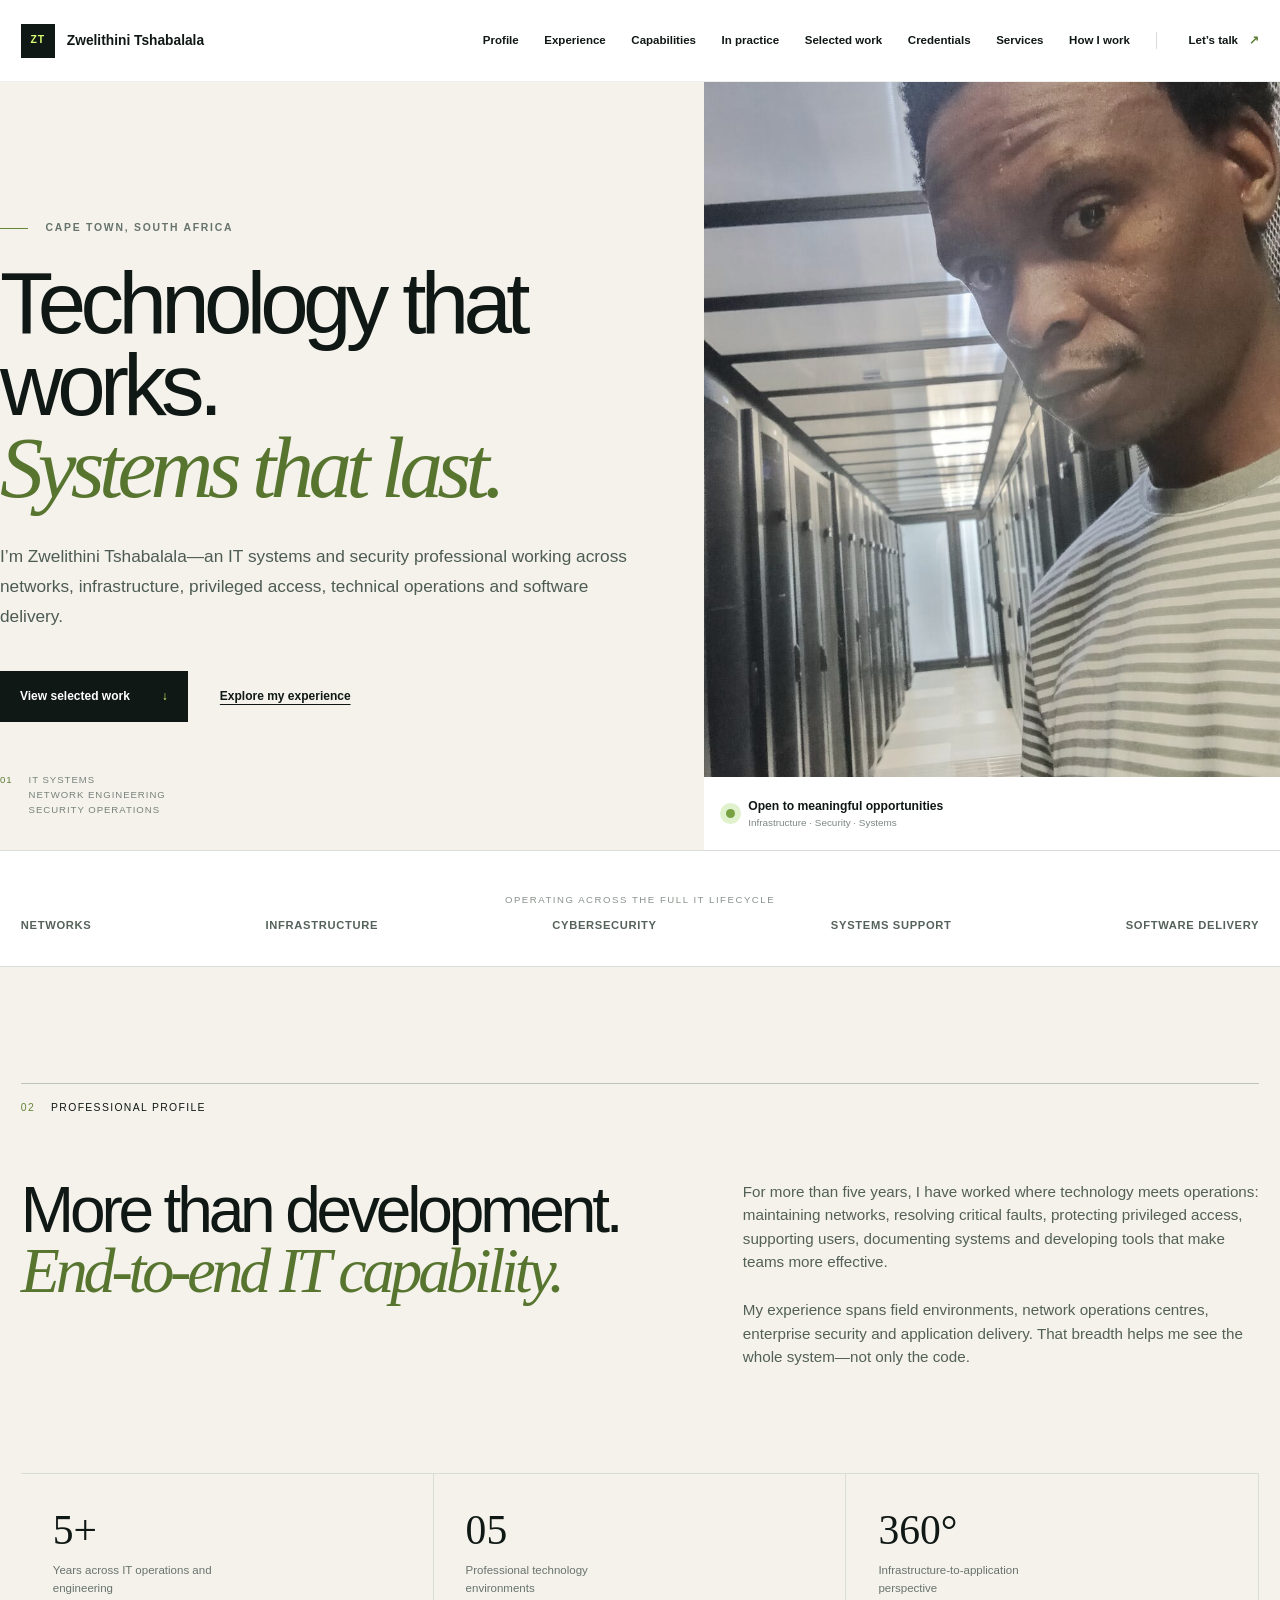
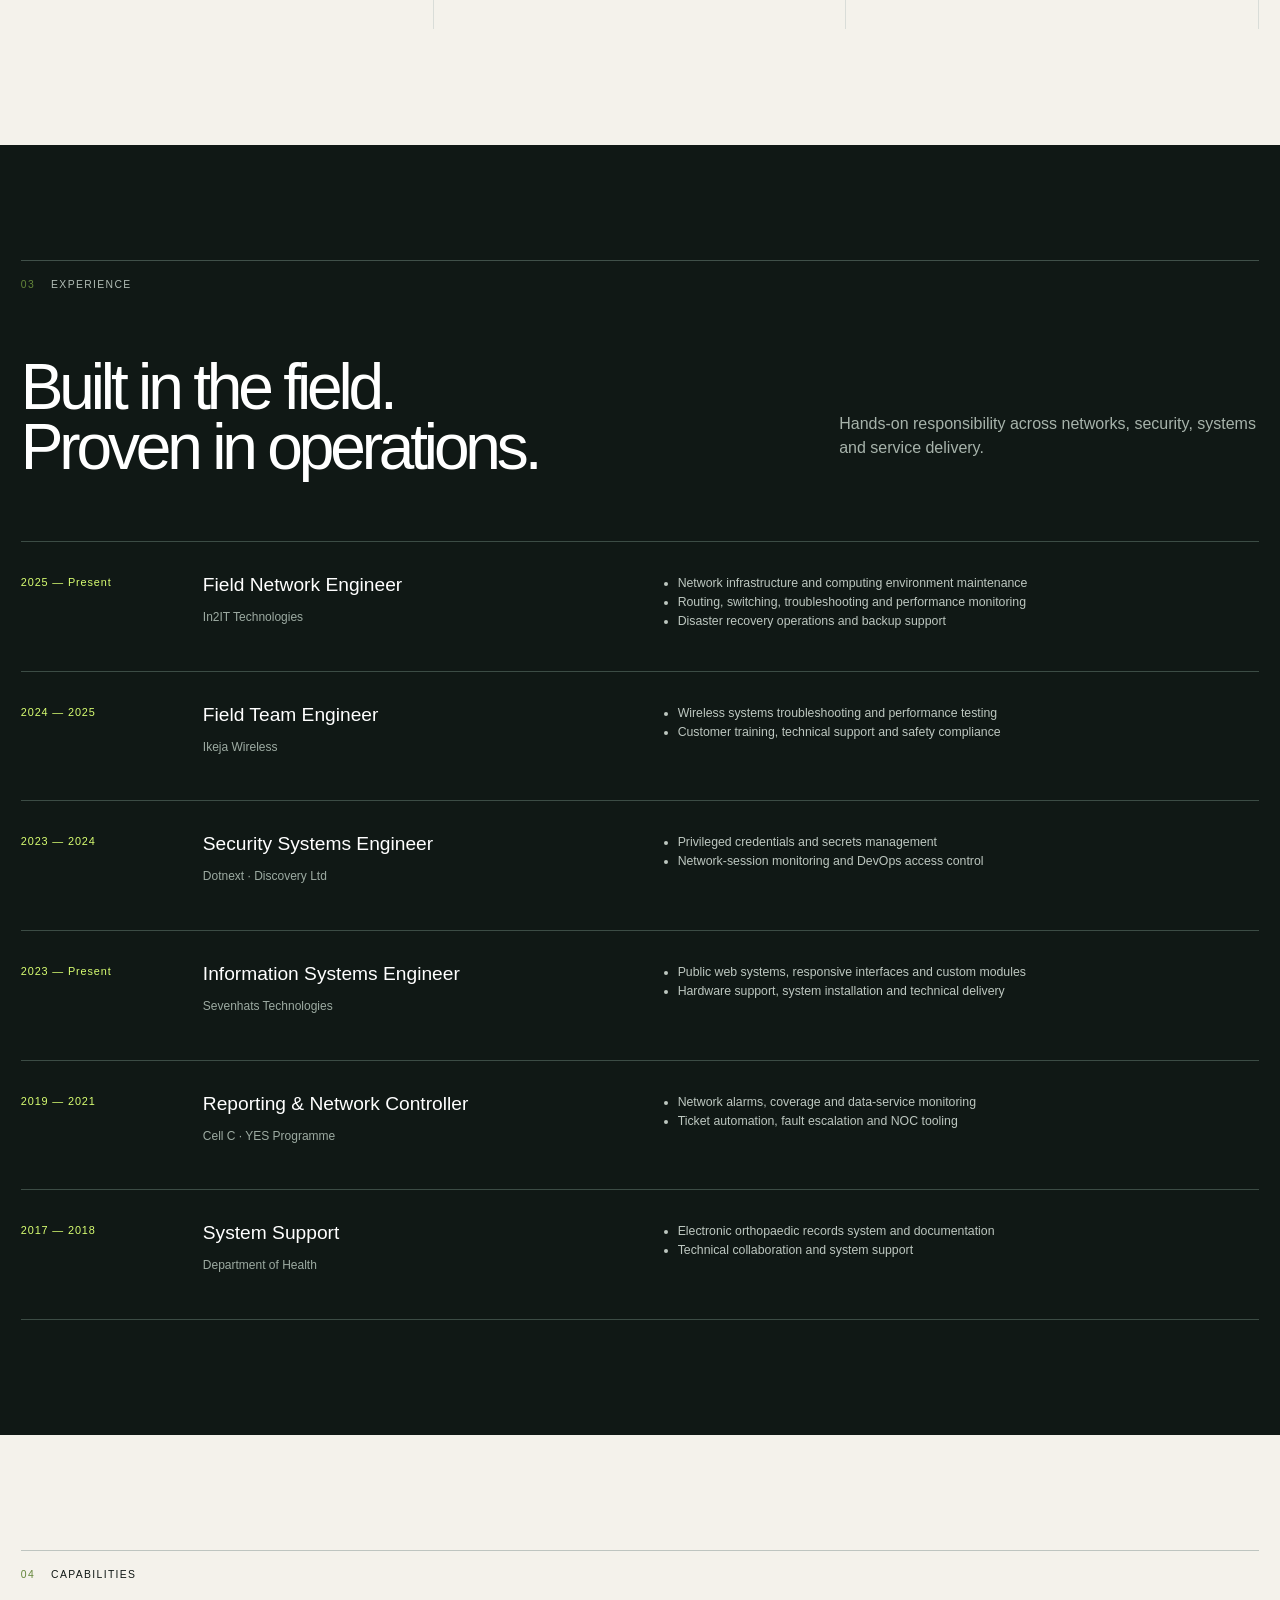
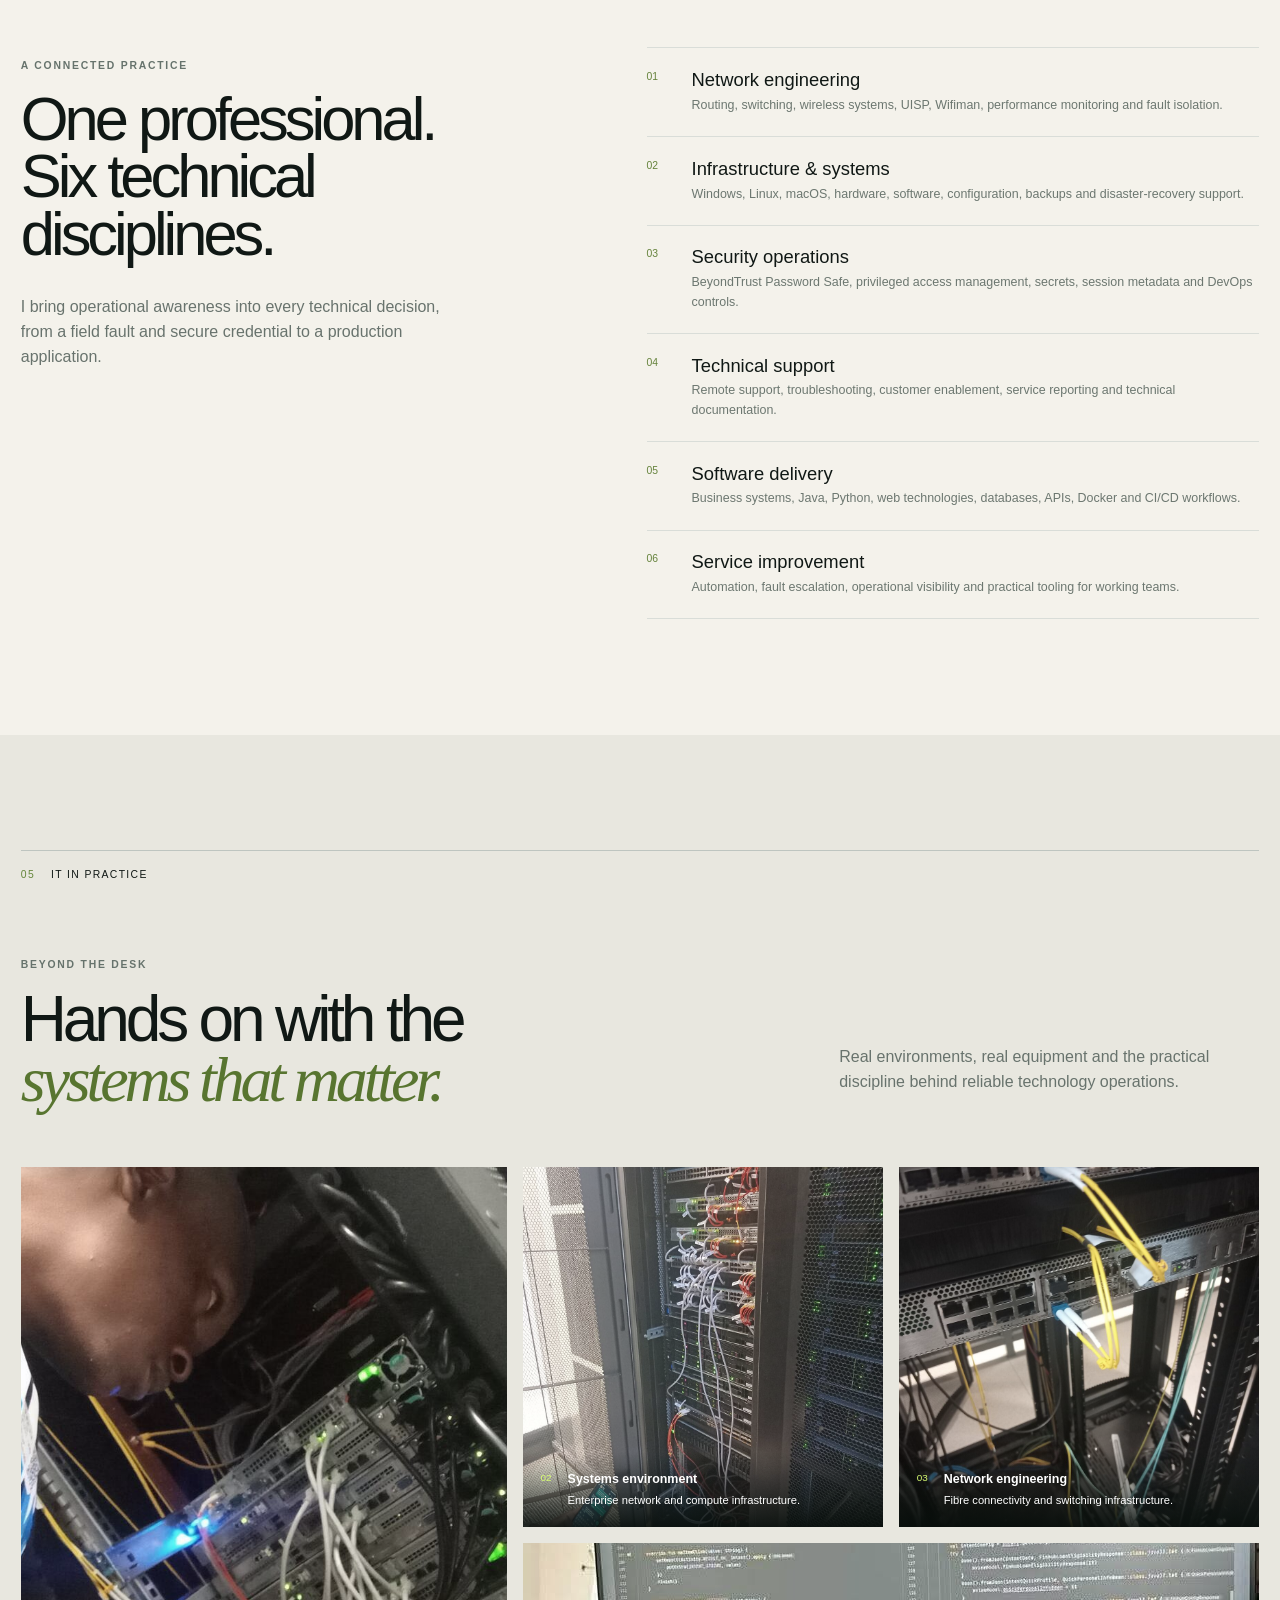
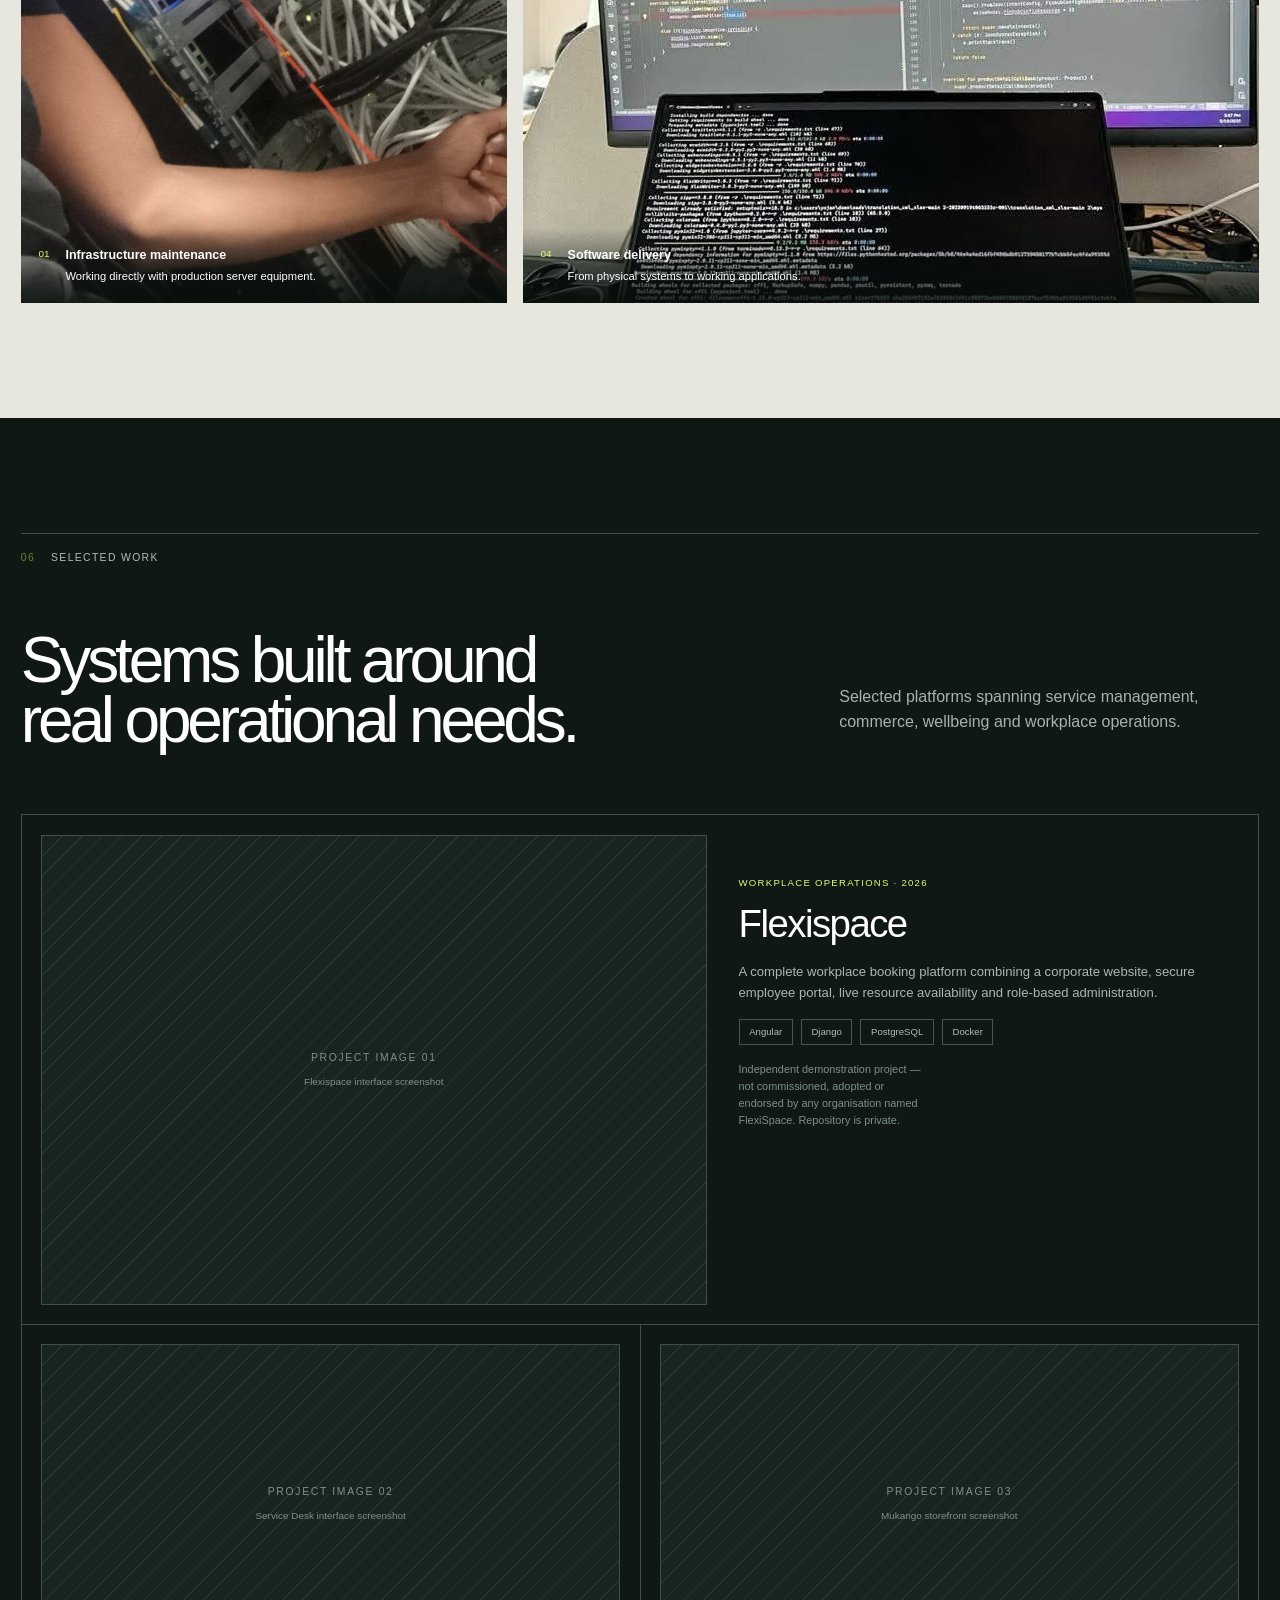
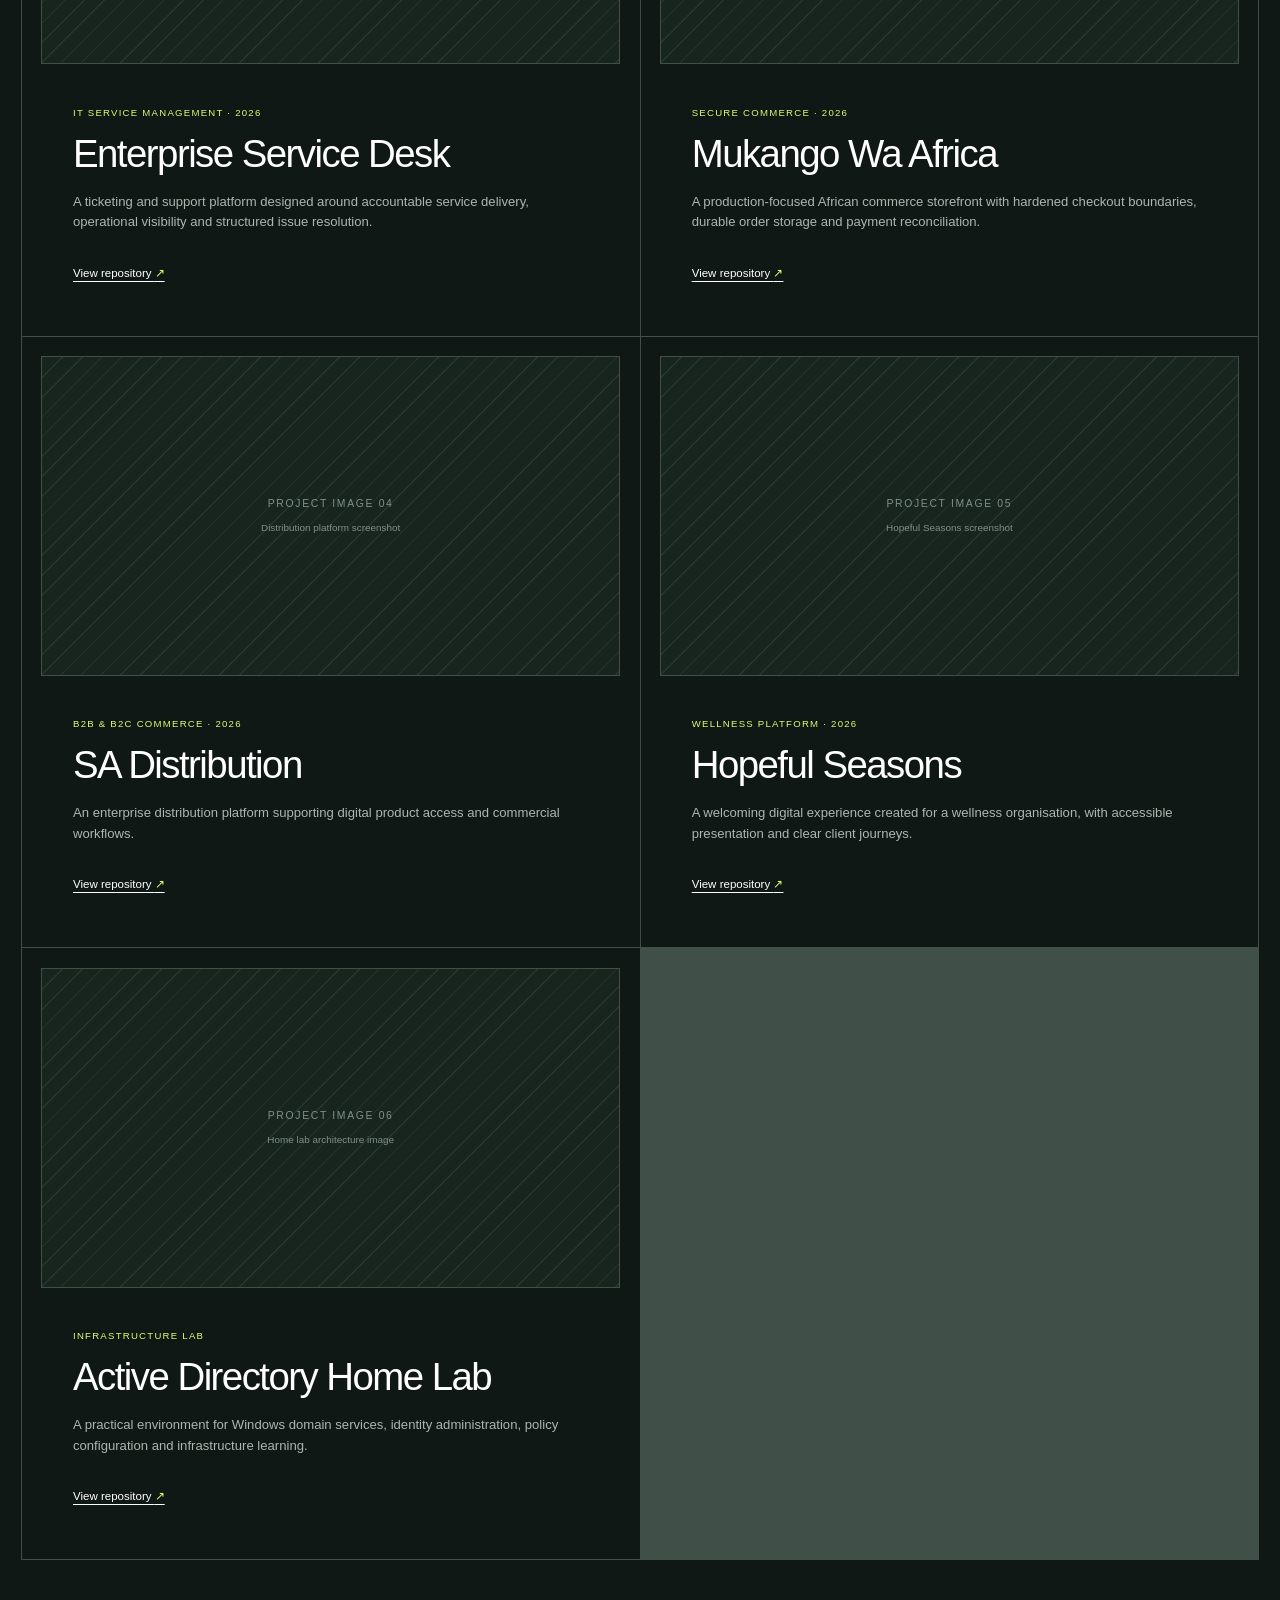
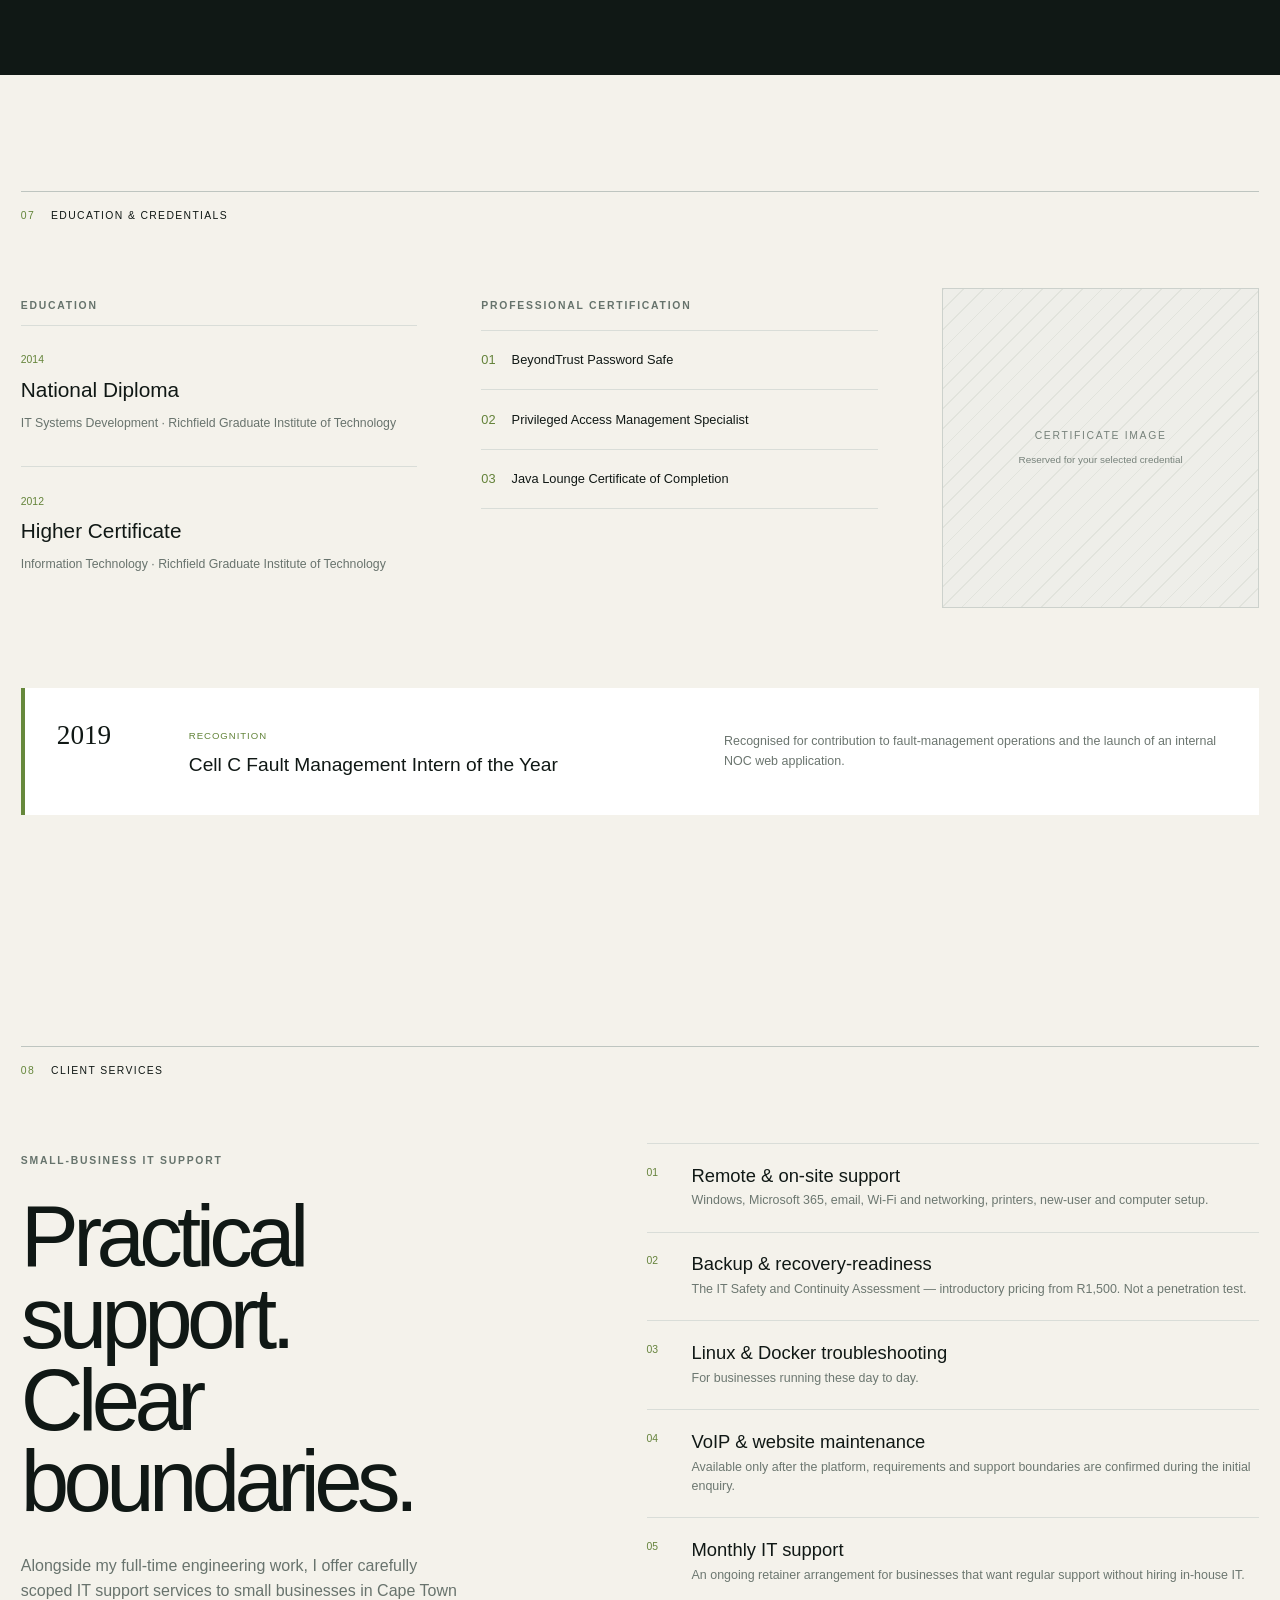
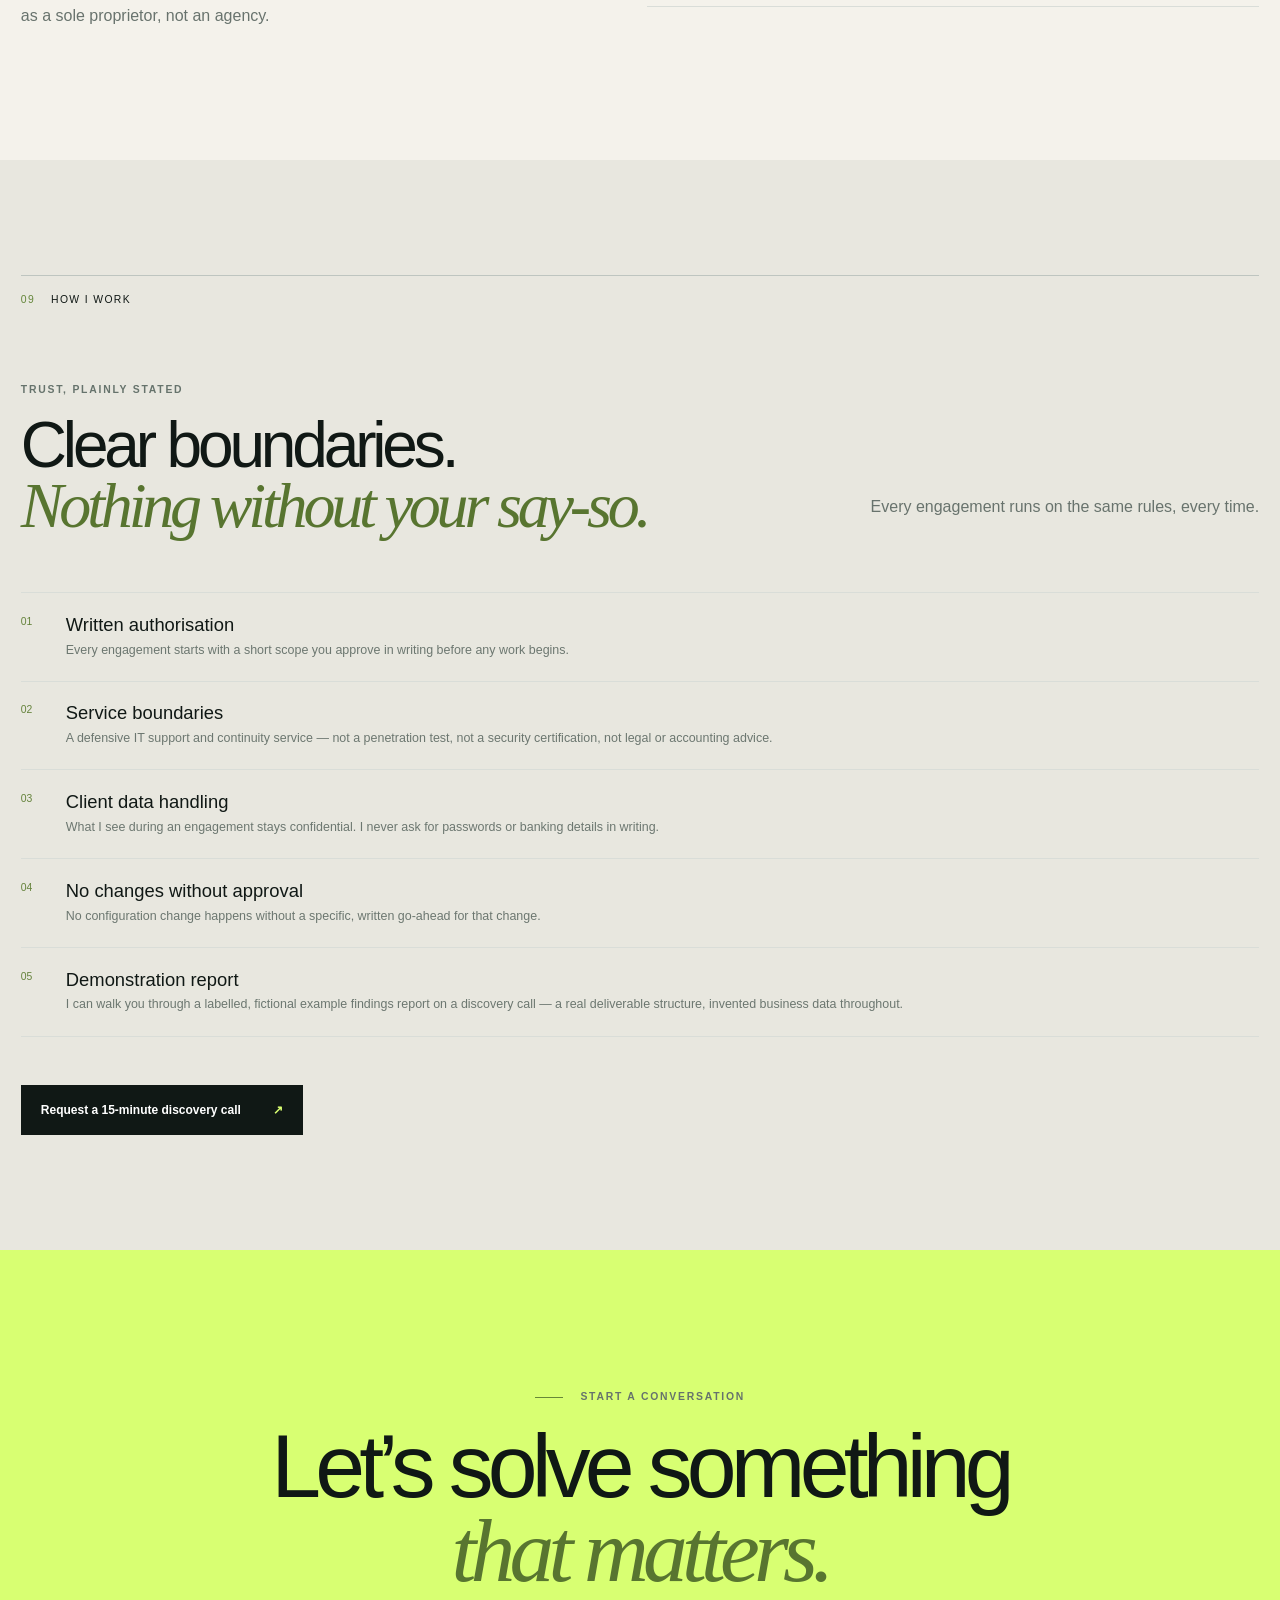
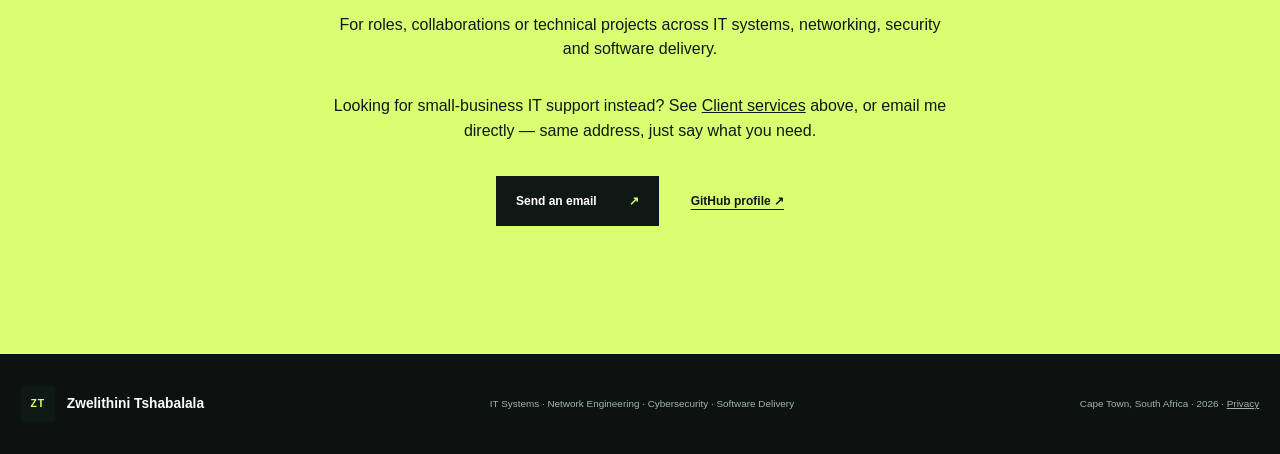
<file: index.html>
<!doctype html>
<html lang="en">
<head>
  <meta charset="utf-8">
  <meta name="viewport" content="width=device-width,initial-scale=1">
  <meta name="description" content="Zwelithini Tshabalala is an IT systems and security professional working across network engineering, infrastructure, privileged access, automation and application delivery.">
  <meta name="theme-color" content="#101815">
  <title>Zwelithini Tshabalala | IT Systems & Security Professional</title>
  <meta property="og:title" content="Zwelithini Tshabalala | IT Systems & Security Professional">
  <meta property="og:description" content="Zwelithini Tshabalala is an IT systems and security professional working across network engineering, infrastructure, privileged access, automation and application delivery.">
  <meta property="og:type" content="website">
  <meta property="og:url" content="https://zw3liy.github.io/Portfolio/">
  <meta property="og:image" content="https://zw3liy.github.io/Portfolio/assets/images/datacentre-portrait.jpg">
  <meta name="twitter:card" content="summary_large_image">
  <meta name="twitter:title" content="Zwelithini Tshabalala | IT Systems & Security Professional">
  <meta name="twitter:description" content="IT systems and security professional working across network engineering, infrastructure, privileged access, automation and application delivery.">
  <meta name="twitter:image" content="https://zw3liy.github.io/Portfolio/assets/images/datacentre-portrait.jpg">
  <link rel="stylesheet" href="assets/css/portfolio.css">
</head>
<body>
  <a class="skip-link" href="#main">Skip to main content</a>
  <header class="site-header">
    <a class="identity" href="#top" aria-label="Zwelithini Tshabalala home">
      <span class="identity__mark">ZT</span><span>Zwelithini Tshabalala</span>
    </a>
    <button class="menu-button" type="button" aria-expanded="false" aria-controls="site-nav"><span></span><span></span></button>
    <nav id="site-nav" aria-label="Primary navigation">
      <a href="#profile">Profile</a><a href="#experience">Experience</a><a href="#capabilities">Capabilities</a><a href="#practice">In practice</a><a href="#work">Selected work</a><a href="#credentials">Credentials</a><a href="#services">Services</a><a href="#how-i-work">How I work</a>
      <a class="nav-contact" href="#contact">Let’s talk <span>↗</span></a>
    </nav>
  </header>

  <main id="main">
    <section id="top" class="hero">
      <div class="hero__copy">
        <p class="kicker"><span></span> Cape Town, South Africa</p>
        <h1>Technology that works.<br><em>Systems that last.</em></h1>
        <p class="hero__intro">I’m Zwelithini Tshabalala—an IT systems and security professional working across networks, infrastructure, privileged access, technical operations and software delivery.</p>
        <div class="hero__actions"><a class="button button--accent" href="#work">View selected work <span>↓</span></a><a class="quiet-link" href="#experience">Explore my experience</a></div>
      </div>
      <aside class="hero__portrait">
        <img src="assets/images/datacentre-portrait.jpg" alt="Portrait of Zwelithini Tshabalala">
        <div class="availability"><i></i><span><strong>Open to meaningful opportunities</strong><small>Infrastructure · Security · Systems</small></span></div>
      </aside>
      <div class="hero__index"><span>01</span><p>IT SYSTEMS<br>NETWORK ENGINEERING<br>SECURITY OPERATIONS</p></div>
    </section>

    <section class="proof-strip" aria-label="Professional disciplines">
      <p>Operating across the full IT lifecycle</p>
      <div><span>NETWORKS</span><span>INFRASTRUCTURE</span><span>CYBERSECURITY</span><span>SYSTEMS SUPPORT</span><span>SOFTWARE DELIVERY</span></div>
    </section>

    <section id="profile" class="section profile">
      <div class="section-label"><span>02</span><p>Professional profile</p></div>
      <div class="profile__statement">
        <h2>More than development.<br><em>End-to-end IT capability.</em></h2>
        <div class="profile__body"><p>For more than five years, I have worked where technology meets operations: maintaining networks, resolving critical faults, protecting privileged access, supporting users, documenting systems and developing tools that make teams more effective.</p><p>My experience spans field environments, network operations centres, enterprise security and application delivery. That breadth helps me see the whole system—not only the code.</p></div>
      </div>
      <dl class="profile__facts"><div><dt>5+</dt><dd>Years across IT operations and engineering</dd></div><div><dt>05</dt><dd>Professional technology environments</dd></div><div><dt>360°</dt><dd>Infrastructure-to-application perspective</dd></div></dl>
    </section>

    <section id="experience" class="section experience">
      <div class="section-label section-label--light"><span>03</span><p>Experience</p></div>
      <div class="experience__heading"><h2>Built in the field.<br>Proven in operations.</h2><p>Hands-on responsibility across networks, security, systems and service delivery.</p></div>
      <div class="timeline">
        <article><time>2025 — Present</time><div><h3>Field Network Engineer</h3><p>In2IT Technologies</p></div><ul><li>Network infrastructure and computing environment maintenance</li><li>Routing, switching, troubleshooting and performance monitoring</li><li>Disaster recovery operations and backup support</li></ul></article>
        <article><time>2024 — 2025</time><div><h3>Field Team Engineer</h3><p>Ikeja Wireless</p></div><ul><li>Wireless systems troubleshooting and performance testing</li><li>Customer training, technical support and safety compliance</li></ul></article>
        <article><time>2023 — 2024</time><div><h3>Security Systems Engineer</h3><p>Dotnext · Discovery Ltd</p></div><ul><li>Privileged credentials and secrets management</li><li>Network-session monitoring and DevOps access control</li></ul></article>
        <article><time>2023 — Present</time><div><h3>Information Systems Engineer</h3><p>Sevenhats Technologies</p></div><ul><li>Public web systems, responsive interfaces and custom modules</li><li>Hardware support, system installation and technical delivery</li></ul></article>
        <article><time>2019 — 2021</time><div><h3>Reporting & Network Controller</h3><p>Cell C · YES Programme</p></div><ul><li>Network alarms, coverage and data-service monitoring</li><li>Ticket automation, fault escalation and NOC tooling</li></ul></article>
        <article><time>2017 — 2018</time><div><h3>System Support</h3><p>Department of Health</p></div><ul><li>Electronic orthopaedic records system and documentation</li><li>Technical collaboration and system support</li></ul></article>
      </div>
    </section>

    <section id="capabilities" class="section capabilities">
      <div class="section-label"><span>04</span><p>Capabilities</p></div>
      <div class="capabilities__grid">
        <div><p class="overline">A connected practice</p><h2>One professional.<br>Six technical disciplines.</h2><p class="capabilities__intro">I bring operational awareness into every technical decision, from a field fault and secure credential to a production application.</p></div>
        <div class="capability-list">
          <article><span>01</span><div><h3>Network engineering</h3><p>Routing, switching, wireless systems, UISP, Wifiman, performance monitoring and fault isolation.</p></div></article>
          <article><span>02</span><div><h3>Infrastructure & systems</h3><p>Windows, Linux, macOS, hardware, software, configuration, backups and disaster-recovery support.</p></div></article>
          <article><span>03</span><div><h3>Security operations</h3><p>BeyondTrust Password Safe, privileged access management, secrets, session metadata and DevOps controls.</p></div></article>
          <article><span>04</span><div><h3>Technical support</h3><p>Remote support, troubleshooting, customer enablement, service reporting and technical documentation.</p></div></article>
          <article><span>05</span><div><h3>Software delivery</h3><p>Business systems, Java, Python, web technologies, databases, APIs, Docker and CI/CD workflows.</p></div></article>
          <article><span>06</span><div><h3>Service improvement</h3><p>Automation, fault escalation, operational visibility and practical tooling for working teams.</p></div></article>
        </div>
      </div>
    </section>


    <section id="practice" class="section practice">
      <div class="section-label"><span>05</span><p>IT in practice</p></div>
      <div class="practice__heading"><div><p class="overline">Beyond the desk</p><h2>Hands on with the<br><em>systems that matter.</em></h2></div><p>Real environments, real equipment and the practical discipline behind reliable technology operations.</p></div>
      <div class="practice__grid">
        <figure class="practice__lead"><img src="assets/images/server-maintenance.jpg" alt="Zwelithini Tshabalala carrying out server maintenance in a data centre"><figcaption><span>01</span><p><strong>Infrastructure maintenance</strong>Working directly with production server equipment.</p></figcaption></figure>
        <figure><img src="assets/images/network-rack.jpg" alt="Enterprise network and server rack"><figcaption><span>02</span><p><strong>Systems environment</strong>Enterprise network and compute infrastructure.</p></figcaption></figure>
        <figure><img src="assets/images/fibre-infrastructure.jpg" alt="Fibre-connected network equipment in a rack"><figcaption><span>03</span><p><strong>Network engineering</strong>Fibre connectivity and switching infrastructure.</p></figcaption></figure>
        <figure><img src="assets/images/software-workstation.jpg" alt="Software development workstation with code and terminal"><figcaption><span>04</span><p><strong>Software delivery</strong>From physical systems to working applications.</p></figcaption></figure>
      </div>
    </section>

    <section id="work" class="section work">
      <div class="section-label section-label--light"><span>06</span><p>Selected work</p></div>
      <div class="work__heading"><h2>Systems built around<br>real operational needs.</h2><p>Selected platforms spanning service management, commerce, wellbeing and workplace operations.</p></div>
      <div class="project-grid">
        <article class="project project--featured"><div class="project__visual image-slot"><span>PROJECT IMAGE 01</span><small>Flexispace interface screenshot</small></div><div class="project__content"><p>WORKPLACE OPERATIONS · 2026</p><h3>Flexispace</h3><p>A complete workplace booking platform combining a corporate website, secure employee portal, live resource availability and role-based administration.</p><ul><li>Angular</li><li>Django</li><li>PostgreSQL</li><li>Docker</li></ul><p style="color:#7e9185;font-size:.68rem;margin-top:1rem;max-width:32ch">Independent demonstration project — not commissioned, adopted or endorsed by any organisation named FlexiSpace. Repository is private.</p></div></article>
        <article class="project"><div class="project__visual image-slot"><span>PROJECT IMAGE 02</span><small>Service Desk interface screenshot</small></div><div class="project__content"><p>IT SERVICE MANAGEMENT · 2026</p><h3>Enterprise Service Desk</h3><p>A ticketing and support platform designed around accountable service delivery, operational visibility and structured issue resolution.</p><a href="https://github.com/Zw3liy/Enterprice-Service-Desk">View repository <span>↗</span></a></div></article>
        <article class="project"><div class="project__visual image-slot"><span>PROJECT IMAGE 03</span><small>Mukango storefront screenshot</small></div><div class="project__content"><p>SECURE COMMERCE · 2026</p><h3>Mukango Wa Africa</h3><p>A production-focused African commerce storefront with hardened checkout boundaries, durable order storage and payment reconciliation.</p><a href="https://github.com/Zw3liy/Mukango_wa_Africa">View repository <span>↗</span></a></div></article>
        <article class="project"><div class="project__visual image-slot"><span>PROJECT IMAGE 04</span><small>Distribution platform screenshot</small></div><div class="project__content"><p>B2B & B2C COMMERCE · 2026</p><h3>SA Distribution</h3><p>An enterprise distribution platform supporting digital product access and commercial workflows.</p><a href="https://github.com/Zw3liy/SA-Distribution">View repository <span>↗</span></a></div></article>
        <article class="project"><div class="project__visual image-slot"><span>PROJECT IMAGE 05</span><small>Hopeful Seasons screenshot</small></div><div class="project__content"><p>WELLNESS PLATFORM · 2026</p><h3>Hopeful Seasons</h3><p>A welcoming digital experience created for a wellness organisation, with accessible presentation and clear client journeys.</p><a href="https://github.com/Zw3liy/hopeful-seasons-wellness.netlify.app">View repository <span>↗</span></a></div></article>
        <article class="project"><div class="project__visual image-slot"><span>PROJECT IMAGE 06</span><small>Home lab architecture image</small></div><div class="project__content"><p>INFRASTRUCTURE LAB</p><h3>Active Directory Home Lab</h3><p>A practical environment for Windows domain services, identity administration, policy configuration and infrastructure learning.</p><a href="https://github.com/Zw3liy/Active-directory-Home-Lab">View repository <span>↗</span></a></div></article>
      </div>
    </section>

    <section id="credentials" class="section credentials">
      <div class="section-label"><span>07</span><p>Education & credentials</p></div>
      <div class="credentials__grid">
        <div><p class="overline">Education</p><article><time>2014</time><h3>National Diploma</h3><p>IT Systems Development · Richfield Graduate Institute of Technology</p></article><article><time>2012</time><h3>Higher Certificate</h3><p>Information Technology · Richfield Graduate Institute of Technology</p></article></div>
        <div><p class="overline">Professional certification</p><ul><li><span>01</span>BeyondTrust Password Safe</li><li><span>02</span>Privileged Access Management Specialist</li><li><span>03</span>Java Lounge Certificate of Completion</li></ul></div>
        <aside class="certificate-slot image-slot"><span>CERTIFICATE IMAGE</span><small>Reserved for your selected credential</small></aside>
      </div>
      <div class="recognition"><span>2019</span><div><p>Recognition</p><h3>Cell C Fault Management Intern of the Year</h3></div><p>Recognised for contribution to fault-management operations and the launch of an internal NOC web application.</p></div>
    </section>

    <section id="services" class="section services">
      <div class="section-label"><span>08</span><p>Client services</p></div>
      <div class="capabilities__grid">
        <div><p class="overline">Small-business IT support</p><h2>Practical support.<br>Clear boundaries.</h2><p class="capabilities__intro">Alongside my full-time engineering work, I offer carefully scoped IT support services to small businesses in Cape Town as a sole proprietor, not an agency.</p></div>
        <div class="capability-list">
          <article><span>01</span><div><h3>Remote &amp; on-site support</h3><p>Windows, Microsoft 365, email, Wi-Fi and networking, printers, new-user and computer setup.</p></div></article>
          <article><span>02</span><div><h3>Backup &amp; recovery-readiness</h3><p>The IT Safety and Continuity Assessment — introductory pricing from R1,500. Not a penetration test.</p></div></article>
          <article><span>03</span><div><h3>Linux &amp; Docker troubleshooting</h3><p>For businesses running these day to day.</p></div></article>
          <article><span>04</span><div><h3>VoIP &amp; website maintenance</h3><p>Available only after the platform, requirements and support boundaries are confirmed during the initial enquiry.</p></div></article>
          <article><span>05</span><div><h3>Monthly IT support</h3><p>An ongoing retainer arrangement for businesses that want regular support without hiring in-house IT.</p></div></article>
        </div>
      </div>
    </section>

    <section id="how-i-work" class="section practice how-i-work">
      <div class="section-label"><span>09</span><p>How I work</p></div>
      <div class="practice__heading"><div><p class="overline">Trust, plainly stated</p><h2>Clear boundaries.<br><em>Nothing without your say-so.</em></h2></div><p>Every engagement runs on the same rules, every time.</p></div>
      <div class="capability-list">
        <article><span>01</span><div><h3>Written authorisation</h3><p>Every engagement starts with a short scope you approve in writing before any work begins.</p></div></article>
        <article><span>02</span><div><h3>Service boundaries</h3><p>A defensive IT support and continuity service — not a penetration test, not a security certification, not legal or accounting advice.</p></div></article>
        <article><span>03</span><div><h3>Client data handling</h3><p>What I see during an engagement stays confidential. I never ask for passwords or banking details in writing.</p></div></article>
        <article><span>04</span><div><h3>No changes without approval</h3><p>No configuration change happens without a specific, written go-ahead for that change.</p></div></article>
        <article><span>05</span><div><h3>Demonstration report</h3><p>I can walk you through a labelled, fictional example findings report on a discovery call — a real deliverable structure, invented business data throughout.</p></div></article>
      </div>
      <div class="hero__actions" style="margin-top:3rem"><a class="button button--accent" href="mailto:goodwill00765@gmail.com?subject=IT%20Support%20Enquiry">Request a 15-minute discovery call <span>↗</span></a></div>
    </section>

    <section id="contact" class="contact">
      <p class="kicker"><span></span> Start a conversation</p>
      <h2>Let’s solve something<br><em>that matters.</em></h2>
      <p>For roles, collaborations or technical projects across IT systems, networking, security and software delivery.</p>
      <p>Looking for small-business IT support instead? See <a href="#services">Client services</a> above, or email me directly — same address, just say what you need.</p>
      <div><a class="button button--accent" href="mailto:goodwill00765@gmail.com">Send an email <span>↗</span></a><a class="quiet-link quiet-link--light" href="https://github.com/Zw3liy">GitHub profile ↗</a></div>
    </section>
  </main>

  <footer><div class="identity"><span class="identity__mark">ZT</span><span>Zwelithini Tshabalala</span></div><p>IT Systems · Network Engineering · Cybersecurity · Software Delivery</p><p>Cape Town, South Africa · <span id="year"></span> · <a href="privacy.html">Privacy</a></p></footer>
  <script src="assets/js/portfolio.js"></script>
</body>
</html>
</file>
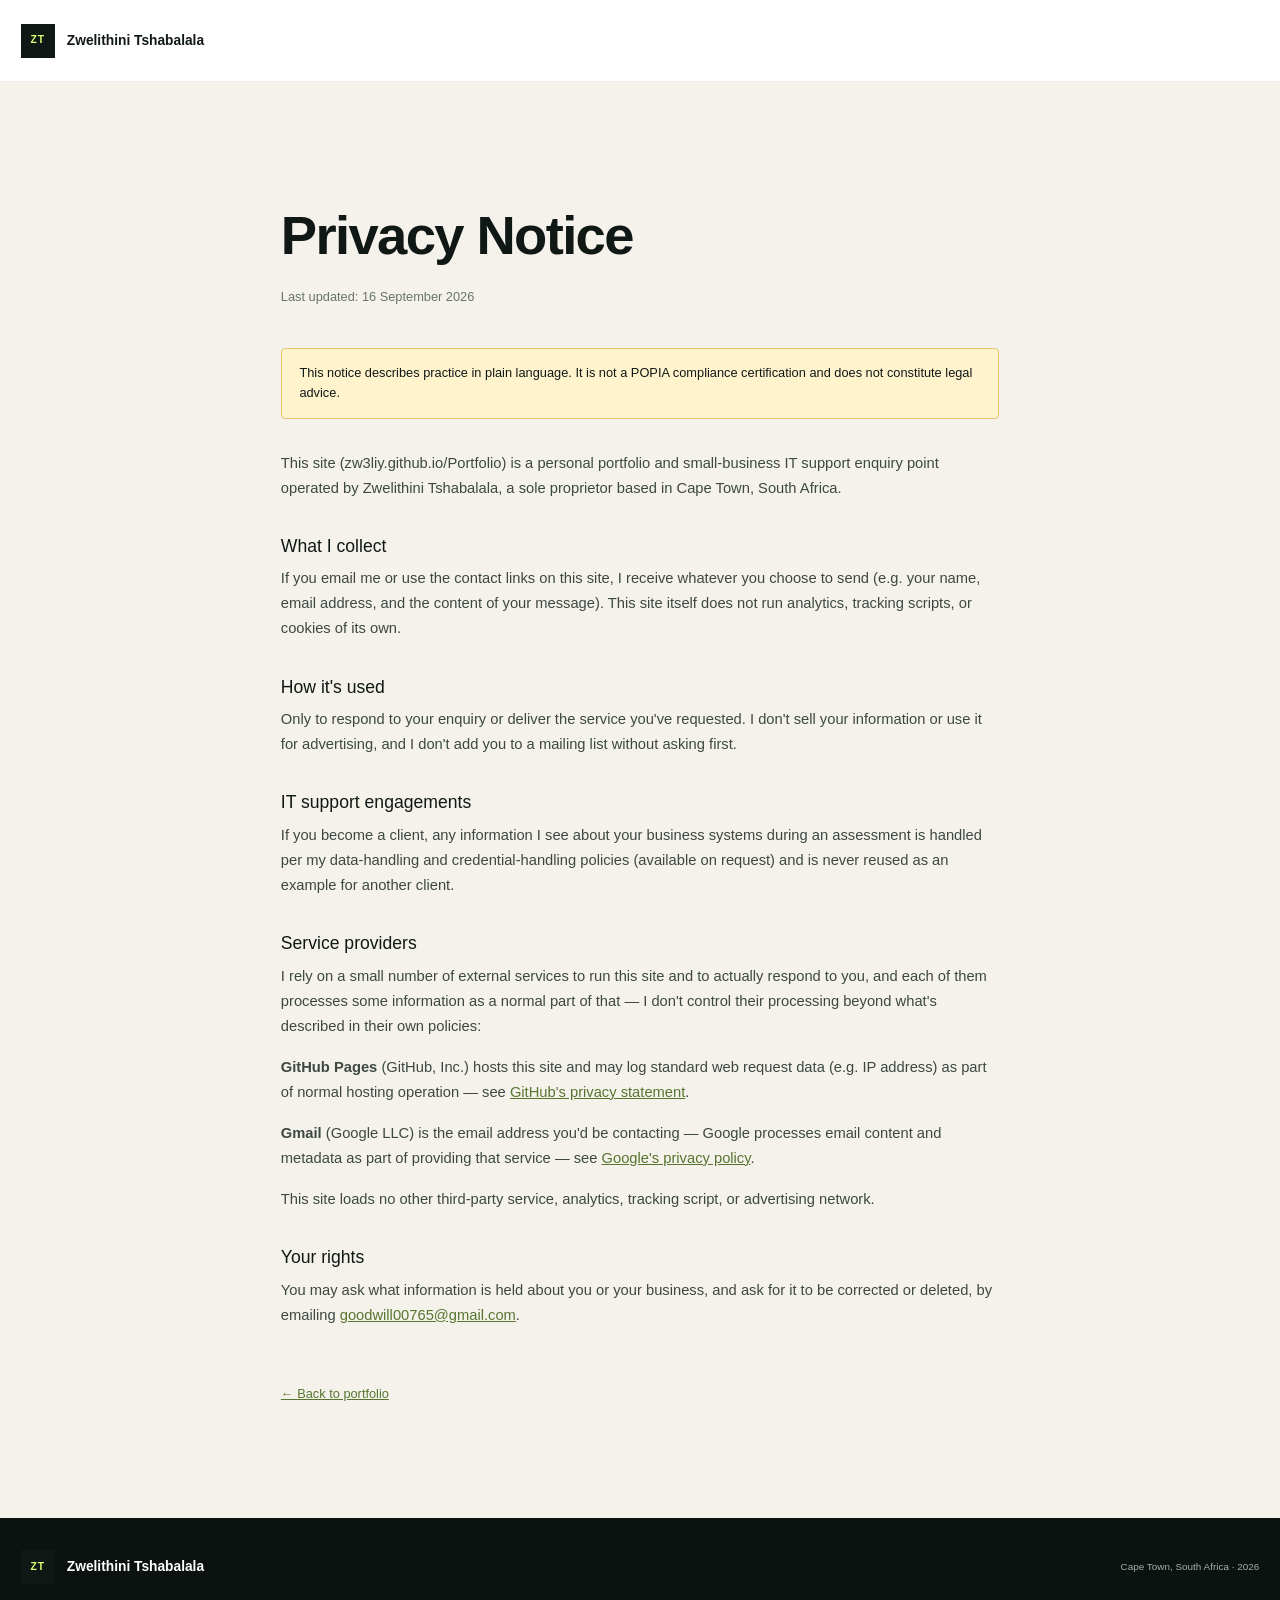
<file: privacy.html>
<!doctype html>
<html lang="en">
<head>
  <meta charset="utf-8">
  <meta name="viewport" content="width=device-width,initial-scale=1">
  <meta name="description" content="Privacy notice for Zwelithini Tshabalala's portfolio and IT support services.">
  <meta name="theme-color" content="#101815">
  <title>Privacy Notice — Zwelithini Tshabalala</title>
  <link rel="stylesheet" href="assets/css/portfolio.css">
  <style>
    .legal{max-width:760px;margin:0 auto;padding:clamp(5rem,9vw,7rem) 1.3rem}
    .legal h1{font-family:-apple-system,BlinkMacSystemFont,"Segoe UI",Roboto,"Helvetica Neue",Arial,sans-serif;font-size:clamp(2.4rem,5vw,3.4rem);letter-spacing:-.03em;margin:0 0 .5rem}
    .legal .updated{color:var(--muted);font-size:.8rem;margin-bottom:2.5rem}
    .legal h2{font:500 1.1rem -apple-system,BlinkMacSystemFont,"Segoe UI",Roboto,"Helvetica Neue",Arial,sans-serif;margin:2.2rem 0 .6rem}
    .legal p{color:#3d4842;font-size:.92rem;line-height:1.7;margin:0 0 1rem}
    .legal .draft-note{background:#fff3cd;border:1px solid #e5c46b;padding:.9rem 1.1rem;font-size:.8rem;border-radius:4px;margin-bottom:2rem}
    .legal a{color:#587530}
    .legal .back{display:inline-block;margin-top:2.5rem;font-size:.8rem}
  </style>
</head>
<body>
  <header class="site-header">
    <a class="identity" href="index.html" aria-label="Zwelithini Tshabalala home">
      <span class="identity__mark">ZT</span><span>Zwelithini Tshabalala</span>
    </a>
  </header>

  <main class="legal">
    <h1>Privacy Notice</h1>
    <p class="updated">Last updated: 16 September 2026</p>

    <div class="draft-note">This notice describes practice in plain language. It is not a POPIA compliance certification and does not constitute legal advice.</div>

    <p>This site (zw3liy.github.io/Portfolio) is a personal portfolio and small-business IT support enquiry point operated by Zwelithini Tshabalala, a sole proprietor based in Cape Town, South Africa.</p>

    <h2>What I collect</h2>
    <p>If you email me or use the contact links on this site, I receive whatever you choose to send (e.g. your name, email address, and the content of your message). This site itself does not run analytics, tracking scripts, or cookies of its own.</p>

    <h2>How it's used</h2>
    <p>Only to respond to your enquiry or deliver the service you've requested. I don't sell your information or use it for advertising, and I don't add you to a mailing list without asking first.</p>

    <h2>IT support engagements</h2>
    <p>If you become a client, any information I see about your business systems during an assessment is handled per my data-handling and credential-handling policies (available on request) and is never reused as an example for another client.</p>

    <h2>Service providers</h2>
    <p>I rely on a small number of external services to run this site and to actually respond to you, and each of them processes some information as a normal part of that — I don't control their processing beyond what's described in their own policies:</p>
    <p><strong>GitHub Pages</strong> (GitHub, Inc.) hosts this site and may log standard web request data (e.g. IP address) as part of normal hosting operation — see <a href="https://docs.github.com/en/site-policy/privacy-policies/github-general-privacy-statement" rel="noreferrer">GitHub's privacy statement</a>.</p>
    <p><strong>Gmail</strong> (Google LLC) is the email address you'd be contacting — Google processes email content and metadata as part of providing that service — see <a href="https://policies.google.com/privacy" rel="noreferrer">Google's privacy policy</a>.</p>
    <p>This site loads no other third-party service, analytics, tracking script, or advertising network.</p>

    <h2>Your rights</h2>
    <p>You may ask what information is held about you or your business, and ask for it to be corrected or deleted, by emailing <a href="mailto:goodwill00765@gmail.com">goodwill00765@gmail.com</a>.</p>

    <a class="back" href="index.html">← Back to portfolio</a>
  </main>

  <footer><div class="identity"><span class="identity__mark">ZT</span><span>Zwelithini Tshabalala</span></div><p>Cape Town, South Africa · <span id="year"></span></p></footer>
  <script src="assets/js/portfolio.js"></script>
</body>
</html>
</file>
<file: assets/css/portfolio.css>
:root{--ink:#101815;--ink-2:#1b2923;--paper:#f4f2eb;--white:#fff;--acid:#d9ff72;--sage:#aebbb4;--line:#d9ddd8;--muted:#68736d;--max:1280px}*{box-sizing:border-box}html{scroll-behavior:smooth}body{margin:0;background:var(--paper);color:var(--ink);font-family:-apple-system,BlinkMacSystemFont,"Segoe UI",Roboto,"Helvetica Neue",Arial,sans-serif;line-height:1.55}a{color:inherit}img{max-width:100%;display:block}.skip-link{position:absolute;left:-999px;background:var(--acid);padding:.7rem 1rem;z-index:99}.skip-link:focus{left:1rem;top:1rem}.site-header{height:82px;background:#fff;display:flex;align-items:center;justify-content:space-between;padding:0 max(1.3rem,calc((100vw - var(--max))/2));position:sticky;top:0;z-index:20;border-bottom:1px solid #edf0ed}.identity{display:flex;align-items:center;gap:.75rem;text-decoration:none;font-weight:700;font-size:.86rem}.identity__mark{width:34px;height:34px;display:grid;place-items:center;background:var(--ink);color:var(--acid);font-size:.65rem;letter-spacing:.08em}.site-header nav{display:flex;align-items:center;gap:clamp(1rem,2vw,2.2rem)}.site-header nav a{text-decoration:none;font-size:.72rem;font-weight:600}.nav-contact{border-left:1px solid var(--line);padding-left:2rem}.nav-contact span{color:#5c7d34;margin-left:.5rem}.menu-button{display:none;border:0;background:none}.hero{max-width:var(--max);min-height:720px;margin:auto;display:grid;grid-template-columns:55% 45%;position:relative}.hero__copy{padding:clamp(5rem,10vw,9rem) 5vw 5rem 0}.kicker,.overline{font-size:.65rem;text-transform:uppercase;letter-spacing:.17em;font-weight:700;color:#66736c}.kicker span{display:inline-block;width:28px;height:1px;background:#678737;vertical-align:middle;margin-right:.8rem}.hero h1,.section h2,.contact h2{font-family:-apple-system,BlinkMacSystemFont,"Segoe UI",Roboto,"Helvetica Neue",Arial,sans-serif;font-size:clamp(3.6rem,6.8vw,7rem);line-height:.94;letter-spacing:-.065em;font-weight:400;margin:1.6rem 0 2rem}.hero h1 em,.profile h2 em,.contact h2 em{font-family:Georgia,serif;color:#587530;font-weight:400}.hero__intro{max-width:640px;color:#4d5b53;font-size:1.08rem;line-height:1.75}.hero__actions{display:flex;align-items:center;gap:2rem;margin-top:2.5rem}.button{display:inline-flex;align-items:center;justify-content:space-between;gap:2rem;padding:1rem 1.25rem;text-decoration:none;font-size:.75rem;font-weight:700}.button--accent{background:var(--ink);color:#fff}.button--accent span{color:var(--acid)}.quiet-link{font-size:.75rem;font-weight:600;text-underline-offset:4px}.hero__portrait{align-self:stretch;position:relative;overflow:hidden;background:#c9cec9}.hero__portrait>img{width:100%;height:100%;object-fit:cover;object-position:center top;filter:saturate(.7)}.availability{position:absolute;left:0;right:0;bottom:0;background:#fff;padding:1.2rem 1.4rem;display:flex;align-items:center;gap:.8rem}.availability i{width:9px;height:9px;border-radius:50%;background:#77a143;box-shadow:0 0 0 6px #dff1cd}.availability span{display:flex;flex-direction:column}.availability strong{font-size:.76rem}.availability small{font-size:.62rem;color:#7d8881}.hero__index{position:absolute;left:0;bottom:2rem;display:flex;gap:1rem;color:#78827c;font-size:.6rem;letter-spacing:.1em}.hero__index span{color:#5e7d35}.hero__index p{margin:0}.proof-strip{background:#fff;border-top:1px solid var(--line);border-bottom:1px solid var(--line);padding:2rem max(1.3rem,calc((100vw - var(--max))/2));text-align:center}.proof-strip p{font-size:.6rem;text-transform:uppercase;letter-spacing:.16em;color:#89928c}.proof-strip div{display:flex;justify-content:space-between;gap:1.5rem;color:#55625b;font-size:.7rem;font-weight:700;letter-spacing:.06em}.section{padding:clamp(5rem,9vw,9rem) max(1.3rem,calc((100vw - var(--max))/2))}.section-label{display:flex;gap:1rem;border-top:1px solid #bec5c0;padding-top:1rem;margin-bottom:4rem;font-size:.65rem;text-transform:uppercase;letter-spacing:.13em}.section-label span{color:#64863a}.section-label p{margin:0}.profile__statement{display:grid;grid-template-columns:1.2fr 1fr;gap:8vw}.profile h2{font-size:clamp(2.7rem,5vw,5rem);margin:0}.profile__body{font-size:.95rem;color:#536057}.profile__body p{margin:0 0 1.5rem}.profile__facts{display:grid;grid-template-columns:repeat(3,1fr);margin:5rem 0 0;border-top:1px solid var(--line)}.profile__facts div{padding:2rem;border-right:1px solid var(--line)}.profile__facts dt{font:400 2.6rem Georgia,serif}.profile__facts dd{margin:.5rem 0 0;color:#68736d;font-size:.72rem;max-width:180px}.experience,.work{background:var(--ink);color:#fff}.section-label--light{border-color:#405049;color:#b1bcb5}.experience__heading,.work__heading{display:flex;align-items:flex-end;justify-content:space-between;gap:3rem;margin-bottom:4rem}.experience__heading h2,.work__heading h2{font-size:clamp(2.8rem,5vw,5rem);margin:0}.experience__heading p,.work__heading p{color:#a7b3ab;max-width:420px}.timeline{border-top:1px solid #3c4c45}.timeline article{display:grid;grid-template-columns:150px 1fr 1.4fr;gap:2rem;padding:2rem 0;border-bottom:1px solid #3c4c45}.timeline time{color:var(--acid);font-size:.68rem;letter-spacing:.08em}.timeline h3{font:500 1.2rem -apple-system,BlinkMacSystemFont,"Segoe UI",Roboto,"Helvetica Neue",Arial,sans-serif;margin:0}.timeline article div p{color:#9daba2;font-size:.75rem}.timeline ul{margin:0;padding-left:1rem;color:#bdc7c0;font-size:.77rem}.capabilities__grid{display:grid;grid-template-columns:1fr 1.2fr;gap:9vw}.capabilities h2{font-size:clamp(2.7rem,4.8vw,4.8rem);margin:1rem 0 2rem}.capabilities__intro{color:var(--muted);max-width:450px}.capability-list{border-top:1px solid var(--line)}.capability-list article{display:grid;grid-template-columns:45px 1fr;padding:1.3rem 0;border-bottom:1px solid var(--line)}.capability-list article>span{color:#65833c;font-size:.65rem}.capability-list h3{font:500 1.15rem -apple-system,BlinkMacSystemFont,"Segoe UI",Roboto,"Helvetica Neue",Arial,sans-serif;margin:0 0 .3rem}.capability-list p{margin:0;color:#6c7770;font-size:.78rem}.project-grid{display:grid;grid-template-columns:1fr 1fr;gap:1px;background:#405049;border:1px solid #405049}.project{background:var(--ink);padding:1.2rem}.project--featured{grid-column:1/-1;display:grid;grid-template-columns:1.25fr 1fr}.project__visual{min-height:320px}.project--featured .project__visual{min-height:470px}.image-slot{background:repeating-linear-gradient(135deg,#26352e,#26352e 1px,#18251f 1px,#18251f 14px);border:1px solid #405049;display:grid;place-items:center;align-content:center;color:#7e9185}.image-slot span{font-size:.65rem;letter-spacing:.16em}.image-slot small{font-size:.62rem;margin-top:.5rem}.project__content{padding:2rem}.project__content>p:first-child{color:var(--acid);font-size:.6rem;letter-spacing:.13em}.project h3{font:400 clamp(1.8rem,3vw,3rem) -apple-system,BlinkMacSystemFont,"Segoe UI",Roboto,"Helvetica Neue",Arial,sans-serif;letter-spacing:-.04em;margin:.7rem 0 1rem}.project__content>p:not(:first-child){color:#aab7af;font-size:.82rem}.project ul{display:flex;flex-wrap:wrap;gap:.5rem;list-style:none;padding:0}.project li{border:1px solid #46574e;padding:.3rem .6rem;color:#afbbb3;font-size:.6rem}.project a{display:inline-block;margin-top:1.2rem;color:#fff;font-size:.72rem;text-underline-offset:4px}.project a span{color:var(--acid)}.credentials__grid{display:grid;grid-template-columns:1fr 1fr .8fr;gap:4rem}.credentials article{border-top:1px solid var(--line);padding:1.3rem 0}.credentials time{color:#64843a;font-size:.65rem}.credentials h3{font:500 1.3rem -apple-system,BlinkMacSystemFont,"Segoe UI",Roboto,"Helvetica Neue",Arial,sans-serif;margin:.4rem 0}.credentials article p{color:#68736d;font-size:.77rem}.credentials ul{list-style:none;padding:0;border-top:1px solid var(--line)}.credentials li{padding:1.2rem 0;border-bottom:1px solid var(--line);font-size:.8rem}.credentials li span{color:#638239;margin-right:1rem}.certificate-slot{min-height:320px;background:repeating-linear-gradient(135deg,#e1e3dc,#e1e3dc 1px,#eeeee9 1px,#eeeee9 14px);border-color:#ccd1cc;color:#77827b}.recognition{display:grid;grid-template-columns:100px 1fr 1fr;gap:2rem;margin-top:5rem;background:#fff;padding:2rem;border-left:4px solid #66883b}.recognition>span{font:400 1.7rem Georgia,serif}.recognition div p{color:#63843a;text-transform:uppercase;letter-spacing:.1em;font-size:.6rem}.recognition h3{font:500 1.2rem -apple-system,BlinkMacSystemFont,"Segoe UI",Roboto,"Helvetica Neue",Arial,sans-serif;margin:0}.recognition>p{color:#6b756f;font-size:.78rem}.contact{background:#d8ff72;text-align:center;padding:clamp(5rem,10vw,9rem) 1.5rem}.contact h2{font-size:clamp(3.4rem,7vw,7rem);margin:1.2rem 0}.contact>p:not(.kicker){max-width:630px;margin:0 auto 2rem}.contact>div{display:flex;justify-content:center;align-items:center;gap:2rem}.quiet-link--light{color:var(--ink)}footer{background:#0b120f;color:#a6b1aa;padding:2rem max(1.3rem,calc((100vw - var(--max))/2));display:flex;align-items:center;justify-content:space-between;gap:2rem;font-size:.62rem}footer .identity{color:#fff}@media(max-width:900px){.site-header nav{display:none;position:absolute;top:82px;left:0;right:0;background:#fff;padding:1.5rem;flex-direction:column;align-items:flex-start}.site-header nav.open{display:flex}.menu-button{display:block}.menu-button span{display:block;width:24px;height:2px;background:var(--ink);margin:6px}.hero{grid-template-columns:1fr;padding:0 1.3rem}.hero__copy{padding:5rem 0}.hero__portrait{height:620px}.hero__index{display:none}.profile__statement,.capabilities__grid{grid-template-columns:1fr}.profile__body{margin-top:2rem}.experience__heading,.work__heading{display:block}.timeline article{grid-template-columns:110px 1fr}.timeline ul{grid-column:2}.credentials__grid{grid-template-columns:1fr 1fr}.certificate-slot{grid-column:1/-1}.project--featured{display:block}.project--featured .project__visual{min-height:350px}}@media(max-width:600px){.hero h1{font-size:3.6rem}.hero__portrait{height:480px}.proof-strip div{display:grid;grid-template-columns:1fr 1fr}.profile__facts{grid-template-columns:1fr}.profile__facts div{border-right:0;border-bottom:1px solid var(--line)}.timeline article{grid-template-columns:1fr}.timeline ul{grid-column:1}.project-grid{grid-template-columns:1fr}.project--featured{grid-column:auto}.project__visual,.project--featured .project__visual{min-height:260px}.credentials__grid{grid-template-columns:1fr}.recognition{grid-template-columns:1fr}.contact>div,footer{flex-direction:column}.site-header{height:70px}.site-header nav{top:70px}}

.practice{background:#e8e7df}.practice__heading{display:flex;align-items:flex-end;justify-content:space-between;gap:3rem;margin-bottom:3.5rem}.practice__heading h2{font-size:clamp(2.8rem,5vw,5rem);margin:1rem 0 0}.practice__heading h2 em{font-family:Georgia,serif;color:#587530;font-weight:400}.practice__heading>p{max-width:420px;color:var(--muted)}.practice__grid{display:grid;grid-template-columns:1.35fr 1fr 1fr;grid-template-rows:360px 360px;gap:1rem}.practice figure{margin:0;position:relative;overflow:hidden;background:#1b2923}.practice__lead{grid-row:1/3}.practice figure:last-child{grid-column:2/4}.practice figure img{width:100%;height:100%;object-fit:cover;filter:saturate(.8);transition:transform .5s ease}.practice figure:hover img{transform:scale(1.02)}.practice figcaption{position:absolute;left:0;right:0;bottom:0;display:flex;gap:1rem;padding:1.1rem;background:linear-gradient(transparent,rgba(7,14,11,.9));color:#fff}.practice figcaption span{color:var(--acid);font-size:.62rem}.practice figcaption p{margin:0;font-size:.7rem}.practice figcaption strong{display:block;font-size:.78rem;margin-bottom:.15rem}@media(max-width:900px){.practice__heading{display:block}.practice__grid{grid-template-columns:1fr 1fr;grid-template-rows:430px 320px 320px}.practice__lead{grid-column:1/3;grid-row:auto}.practice figure:last-child{grid-column:1/3}}@media(max-width:600px){.practice__grid{display:block}.practice figure{height:330px;margin-bottom:1rem}.practice__lead{height:440px}}
</file>
